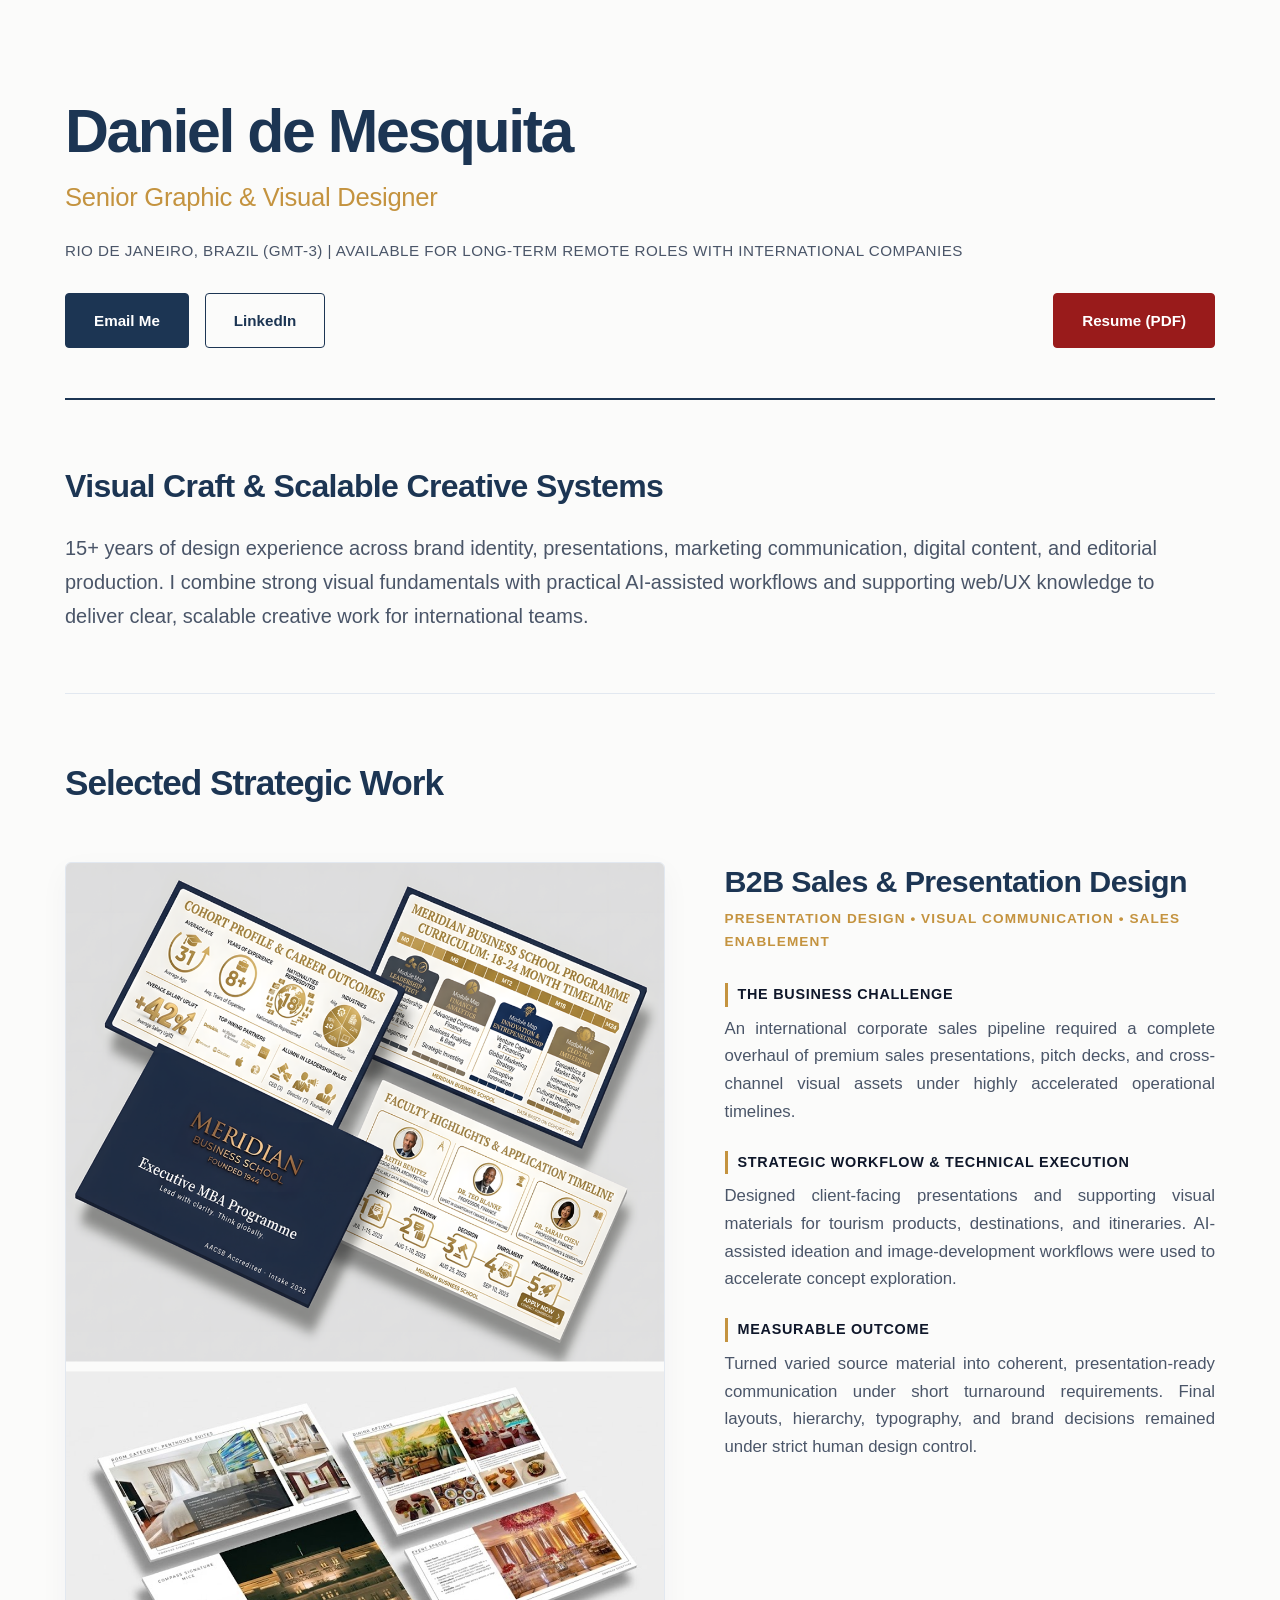
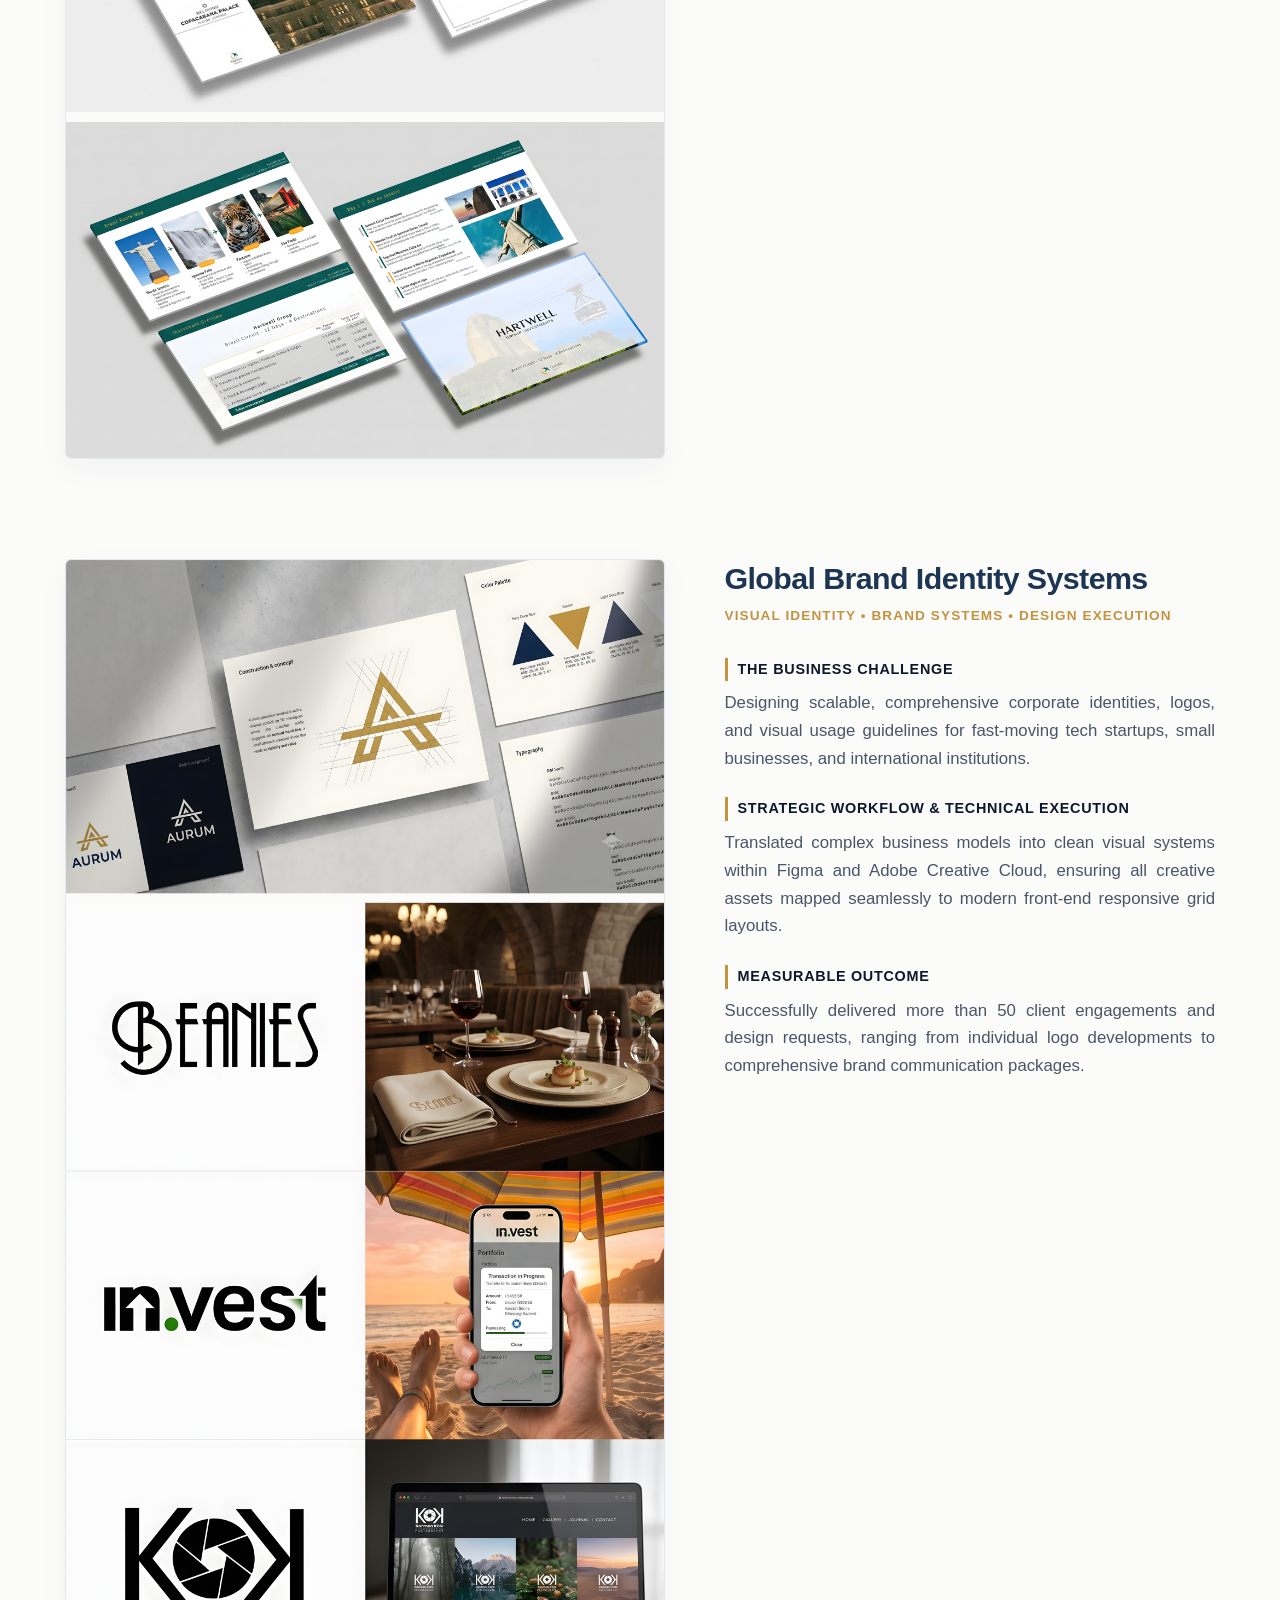
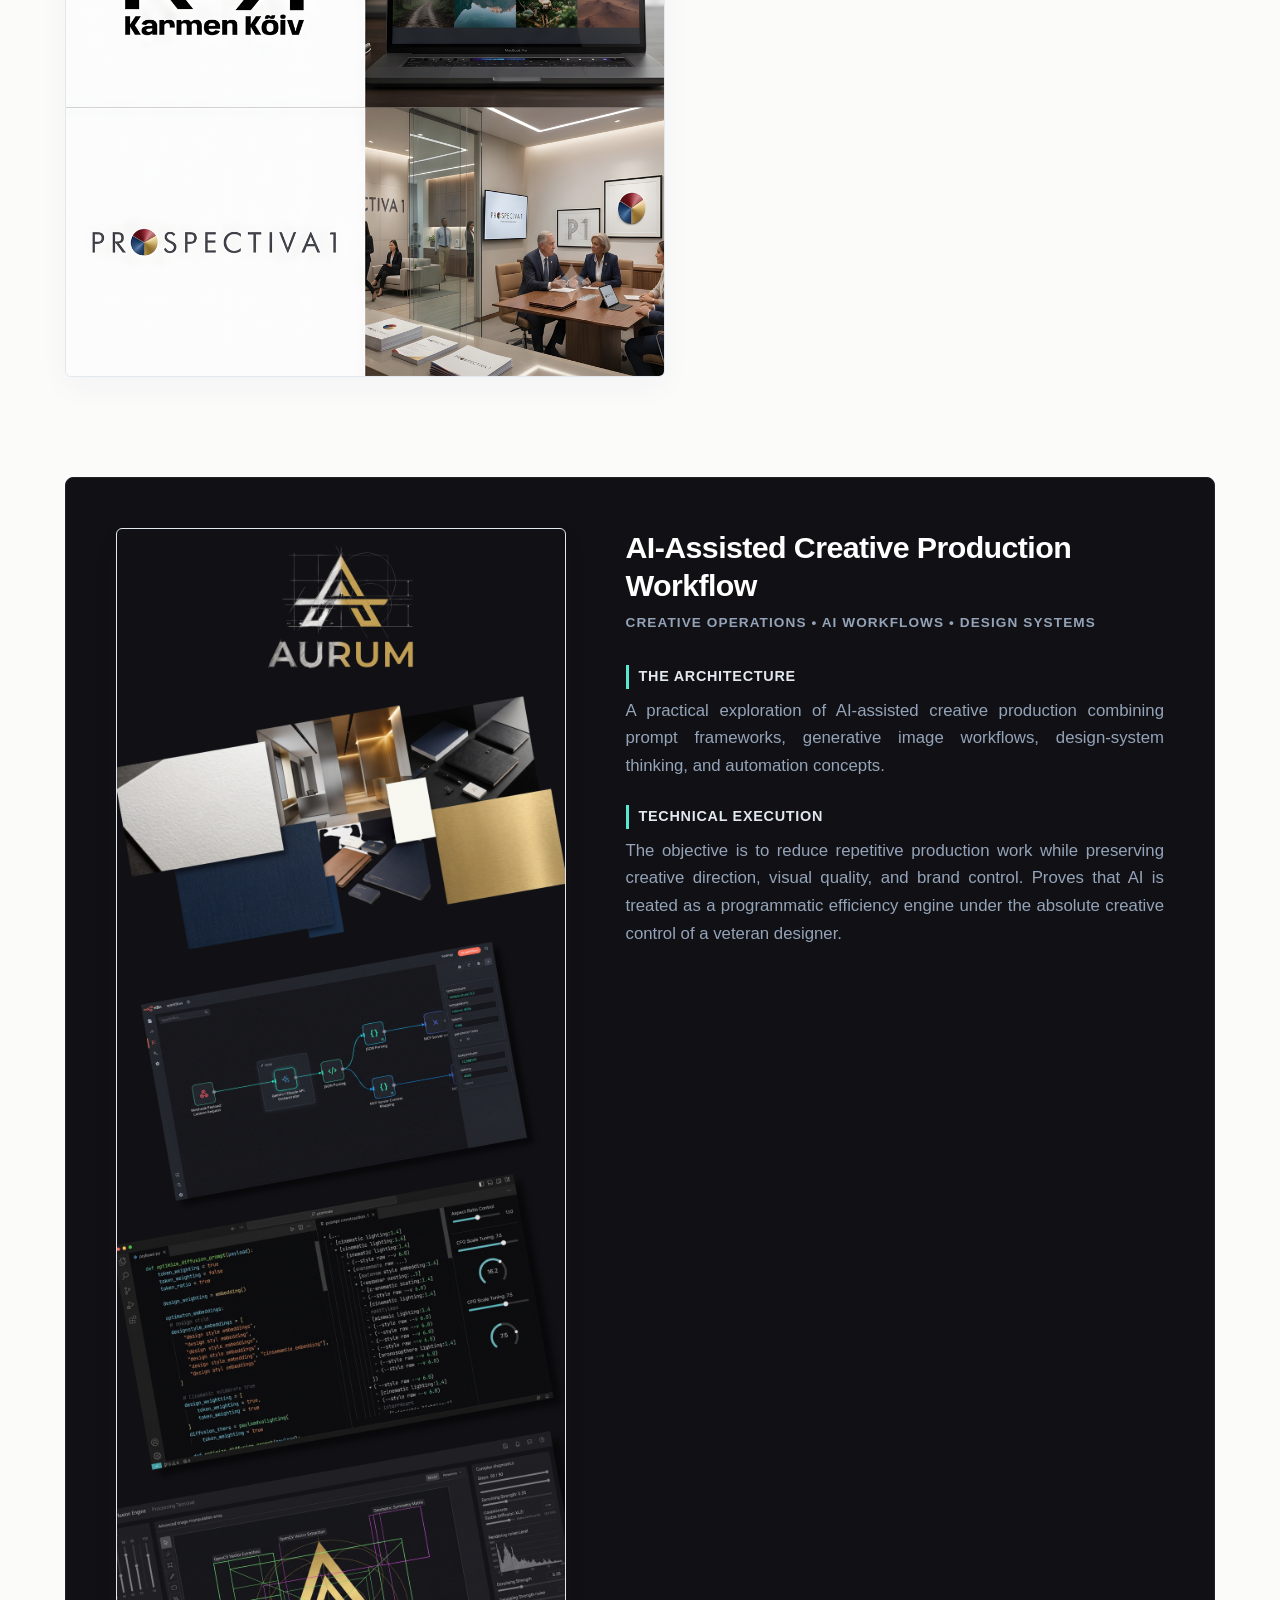
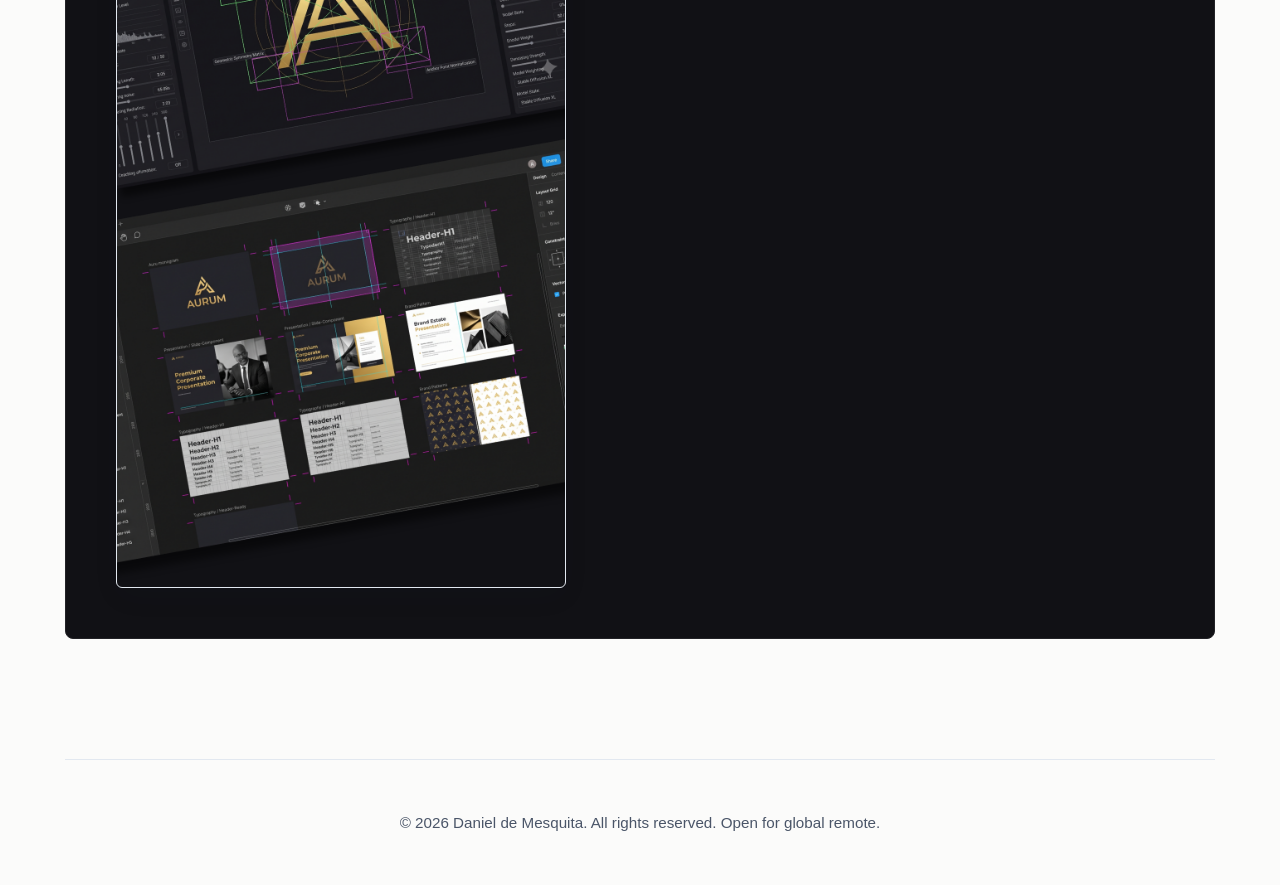
<file: index.html>
<!DOCTYPE html>
<html lang="en">
<head>
    <meta charset="UTF-8">
    <meta name="viewport" content="width=device-width, initial-scale=1.0">
    <title>Daniel de Mesquita | Senior Visual Designer & AI Workflows Engineer</title>
    <link rel="stylesheet" href="style.css">
</head>
<body>

<!-- HEADER SECTION -->
    <header class="portfolio-header">
        <div class="header-container">
            <h1>Daniel de Mesquita</h1>
            <h2>Senior Graphic & Visual Designer</h2>
            <p class="location-tax">Rio de Janeiro, Brazil (GMT-3) | Available for long-term remote roles with international companies</p>
            <div class="header-links">
    		<a href="mailto:demesquita.daniel@gmail.com" class="btn">Email Me</a>
    		<a href="https://www.linkedin.com/in/daniel-de-mesquita" target="_blank" class="btn secondary">LinkedIn</a>
    		<a href="https://drive.google.com/file/d/1skvlTNGPGbQ483Ov1aoA4BppBUB23KSb/view?usp=sharing" target="_blank" class="btn resume-btn-pdf">Resume (PDF)</a>
		</div>
        </div>
    </header>

    <main class="portfolio-main">
        
<!-- INTRO / ABOUT BLOCK -->
        <section class="intro-summary">
            <h3>Visual Craft & Scalable Creative Systems</h3>
            <p>15+ years of design experience across brand identity, presentations, marketing communication, digital content, and editorial production. I combine strong visual fundamentals with practical AI-assisted workflows and supporting web/UX knowledge to deliver clear, scalable creative work for international teams.</p>
        </section>

        <hr class="section-divider">

        <!-- VISUAL WORK GRID -->
        <section class="work-grid-section">
            <h3>Selected Strategic Work</h3>
            
            <div class="grid-container">
                <!-- PROJECT 1: COMPASS BRAZIL -->
                <article class="project-card">
                    <div class="project-visual">
                        <!-- REPLACE WITH A STRIKING IMAGE OF YOUR BEST PITCH DECK/CAMPAIGN -->
                        <img src="images/compass-case-study.png" alt="Compass Brazil Sales Presentation & Campaign Design">
                    </div>
                    <div class="project-info">
                        <h4>B2B Sales & Presentation Design</h4>
                        <p class="project-tag">Presentation Design • Visual Communication • Sales Enablement</p>
                        
                        <div class="case-study-body">
                            <h5>The Business Challenge</h5>
                            <p>An international corporate sales pipeline required a complete overhaul of premium sales presentations, pitch decks, and cross-channel visual assets under highly accelerated operational timelines.</p>
                            
                            <h5>Strategic Workflow & Technical Execution</h5>
                            <p>Designed client-facing presentations and supporting visual materials for tourism products, destinations, and itineraries. AI-assisted ideation and image-development workflows were used to accelerate concept exploration.</p>
                            
                            <h5>Measurable Outcome</h5>
                            <p>Turned varied source material into coherent, presentation-ready communication under short turnaround requirements. Final layouts, hierarchy, typography, and brand decisions remained under strict human design control.</p>
                        </div>
                    </div>
                </article>

                <!-- PROJECT 2: FREELANCE BRAND IDENTITY -->
                <article class="project-card">
                    <div class="project-visual">
                        <!-- REPLACE WITH YOUR BEST COMPREHENSIVE BRAND BOOK OR LOGO SYSTEM -->
                        <img src="images/brand-identity-case.png" alt="Comprehensive Corporate Identity Design">
                    </div>
                    <div class="project-info">
                        <h4>Global Brand Identity Systems</h4>
                        <p class="project-tag">Visual Identity • Brand Systems • Design Execution</p>
                        
                        <div class="case-study-body">
                            <h5>The Business Challenge</h5>
                            <p>Designing scalable, comprehensive corporate identities, logos, and visual usage guidelines for fast-moving tech startups, small businesses, and international institutions.</p>
                            
                            <h5>Strategic Workflow & Technical Execution</h5>
                            <p>Translated complex business models into clean visual systems within Figma and Adobe Creative Cloud, ensuring all creative assets mapped seamlessly to modern front-end responsive grid layouts.</p>
                            
                            <h5>Measurable Outcome</h5>
                            <p>Successfully delivered more than 50 client engagements and design requests, ranging from individual logo developments to comprehensive brand communication packages.</p>
                        </div>
                    </div>
                </article>

                <!-- PROJECT 3: DESIGN OPERATIONS & AI AUTOMATION -->
                <article class="project-card mapping-ai">
                    <div class="project-visual">
                        <!-- REPLACE WITH A GRAPHIC DEMONSTRATING YOUR AI PIPELINE OR WORKFLOW (BEFORE/AFTER OR SCRIPT MAPPING) -->
                        <img src="images/ai-ops-workflow.png" alt="AI-Driven Production Pipeline">
                    </div>
                    <div class="project-info">
                        <h4>AI-Assisted Creative Production Workflow</h4>
                        <p class="project-tag">Creative Operations • AI Workflows • Design Systems</p>
                        
                        <div class="case-study-body">
                            <h5>The Architecture</h5>
                            <p>A practical exploration of AI-assisted creative production combining prompt frameworks, generative image workflows, design-system thinking, and automation concepts.</p>
                            
                            <h5>Technical Execution</h5>
                            <p>The objective is to reduce repetitive production work while preserving creative direction, visual quality, and brand control. Proves that AI is treated as a programmatic efficiency engine under the absolute creative control of a veteran designer.</p>
                        </div>
                    </div>
                </article>
            </div>
        </section>

    </main>

    <footer class="portfolio-footer">
        <p>&copy; 2026 Daniel de Mesquita. All rights reserved. Open for global remote.</p>
    </footer>

</body>
</html>
</file>
<file: style.css>
/* Core Structural Tokens & Brand Palette */
:root {
    --bg-canvas: #fbfbfa;          /* Luxury, warm ivory-cream paper tone */
    --color-primary: #1c3553;      /* Your deep, corporate AURUM navy blue */
    --color-secondary: #c4933f;    /* Warm, solid premium matte gold */
    --color-slate: #4a5568;        /* Slate blue gray for secondary typography */
    --color-dark: #0f172a;         /* High-contrast ink tone for crisp headlines */
    --border-subtle: #e2e8f0;      /* Fine metric grid lines */
    --font-sans: -apple-system, BlinkMacSystemFont, "Segoe UI", Roboto, Arial, sans-serif;
}

/* Global Reset & Base Styling */
* {
    margin: 0;
    padding: 0;
    box-sizing: border-box;
}

body {
    font-family: var(--font-sans);
    color: var(--color-dark);
    background-color: var(--bg-canvas);
    line-height: 1.65;
    padding: 0 24px;
    -webkit-font-smoothing: antialiased;
}

/* Header Grid Formatting */
.portfolio-header {
    padding: 100px 0 50px 0;
    max-width: 1150px;
    margin: 0 auto;
    border-bottom: 2px solid var(--color-primary); /* Bold structural line anchoring the design */
}

.portfolio-header h1 {
    font-size: 3.8rem;
    font-weight: 800;
    letter-spacing: -0.04em;
    line-height: 1.05;
    color: var(--color-primary);
}

.portfolio-header h2 {
    font-size: 1.6rem;
    font-weight: 400;
    color: var(--color-secondary); /* Highlight title using brand gold */
    margin-top: 12px;
    letter-spacing: -0.01em;
}

.location-tax {
    font-size: 0.95rem;
    color: var(--color-slate);
    margin-top: 20px;
    font-weight: 500;
    text-transform: uppercase;
    letter-spacing: 0.03em;
}

/* Call To Action Button Styling */
.header-links {
    margin-top: 30px;
    display: flex;
    flex-wrap: wrap;
    gap: 16px;
    align-items: center;
}

.btn {
    display: inline-block;
    padding: 14px 28px;
    background-color: var(--color-primary);
    color: #ffffff;
    text-decoration: none;
    font-weight: 600;
    font-size: 0.95rem;
    border-radius: 4px;
    border: 1px solid var(--color-primary);
    transition: all 0.25s cubic-bezier(0.16, 1, 0.3, 1);
}

.btn:hover {
    background-color: var(--color-secondary);
    border-color: var(--color-secondary);
    transform: translateY(-2px);
}

.btn.secondary {
    background-color: transparent;
    color: var(--color-primary);
    border: 1px solid var(--color-primary);
}

.btn.secondary:hover {
    background-color: var(--color-primary);
    color: #ffffff;
}

/* Custom Resume Download Button Utilities */
.resume-btn-pdf {
    background-color: #991b1b; /* Sophisticated luxury dark red to signal an elegant PDF link */
    border-color: #991b1b;
    color: #ffffff;
    margin-left: auto; /* Magic layout mechanism: Pushes this button and the next one to the absolute right */
}

.resume-btn-pdf:hover {
    background-color: #7f1d1d;
    border-color: #7f1d1d;
    transform: translateY(-2px);
}

.resume-btn-word {
    background-color: transparent;
    color: #991b1b; /* Secondary dark-red text link outline styling */
    border: 1px solid #991b1b;
}

.resume-btn-word:hover {
    background-color: #991b1b;
    color: #ffffff;
    transform: translateY(-2px);
}

/* Strategic Intro Context Section */
.intro-summary {
    max-width: 1150px;
    margin: 60px auto;
}

.intro-summary h3 {
    font-size: 2rem;
    color: var(--color-primary);
    margin-bottom: 18px;
    letter-spacing: -0.02em;
    font-weight: 700;
}

.intro-summary p {
    font-size: 1.25rem;
    color: var(--color-slate);
    max-width: 100%; /* Upgraded to 100% to let text expand beautifully across the screen */
    line-height: 1.7;
}

.section-divider {
    border: 0;
    height: 1px;
    background: var(--border-subtle);
    max-width: 1150px;
    margin: 60px auto;
}

/* Master Work Layout Grid Section */
.work-grid-section {
    max-width: 1150px;
    margin: 0 auto 120px auto;
}

.work-grid-section > h3 {
    font-size: 2.2rem;
    color: var(--color-primary);
    margin-bottom: 50px;
    letter-spacing: -0.03em;
}

.grid-container {
    display: flex;
    flex-direction: column;
    gap: 100px; /* Generous vertical whitespace breathing room */
}

/* Symmetric Split Columns */
.project-card {
    display: grid;
    grid-template-columns: 1.1fr 0.9fr; /* Gives slightly more visual weight to your artwork grid */
    gap: 60px;
    align-items: start;
}

@media (max-width: 900px) {
    .project-card {
        grid-template-columns: 1fr;
        gap: 30px;
    }
}

/* High-End Image Presentation Container */
.project-visual img {
    width: 100%;
    height: auto;
    border-radius: 6px;
    border: 1px solid var(--border-subtle);
    box-shadow: 0 10px 30px rgba(28, 53, 83, 0.04); /* Soft, brand-tinted drop shadow */
    display: block;
}

/* Typography Hierarchy Inside Briefings */
.project-info h4 {
    font-size: 1.9rem;
    color: var(--color-primary);
    letter-spacing: -0.02em;
    line-height: 1.25;
    font-weight: 700;
}

.project-tag {
    font-size: 0.85rem;
    text-transform: uppercase;
    letter-spacing: 0.08em;
    color: var(--color-secondary); /* Bold brand gold accent tags */
    margin: 8px 0 30px 0;
    font-weight: 700;
}

/* Dynamic Case Study Breakdown Rules */
.case-study-body h5 {
    font-size: 0.9rem;
    font-weight: 700;
    text-transform: uppercase;
    letter-spacing: 0.05em;
    margin-top: 25px;
    color: var(--color-dark);
    border-left: 3px solid var(--color-secondary); /* Elegant structural left border tag */
    padding-left: 10px;
}

.case-study-body p {
    color: var(--color-slate);
    margin-top: 8px;
    margin-bottom: 15px;
    font-size: 1.05rem;
    text-align: justify;
}

/* Tailored Design Operations Container Layer */
.project-card.mapping-ai {
    background-color: #111115; /* Dark-room engineering mode backdrop code block override */
    padding: 50px;
    border-radius: 8px;
    border: 1px solid #222226;
    grid-template-columns: 0.91fr 1.09fr; /* Shifting column weights for the vertical chart layout */
}

@media (max-width: 900px) {
    .project-card.mapping-ai {
        padding: 24px;
        grid-template-columns: 1fr;
    }
}

.project-card.mapping-ai h4 {
    color: #ffffff;
}

.project-card.mapping-ai h5 {
    color: #e2e8f0;
    border-left-color: #55ebd3; /* Giving your engineering step an active neon cyan anchor point line */
}

.project-card.mapping-ai p {
    color: #94a3b8;
}

/* Master Footer Blueprint */
.portfolio-footer {
    max-width: 1150px;
    margin: 0 auto;
    padding: 50px 0;
    border-top: 1px solid var(--border-subtle);
    text-align: center;
    color: var(--color-slate);
    font-size: 0.95rem;
    font-weight: 500;
}

/* Responsive optimization to handle the button block layout cleanly across mobile screens */
@media (max-width: 640px) {
    .header-links {
        flex-direction: column;
        gap: 12px;
    }
    .btn {
        text-align: center;
        width: 100%;
    }
    .resume-btn-pdf {
        margin-left: 0; /* Resets the split behavior on small screens to maintain clean stacking verticality */
    }
}
</file>
